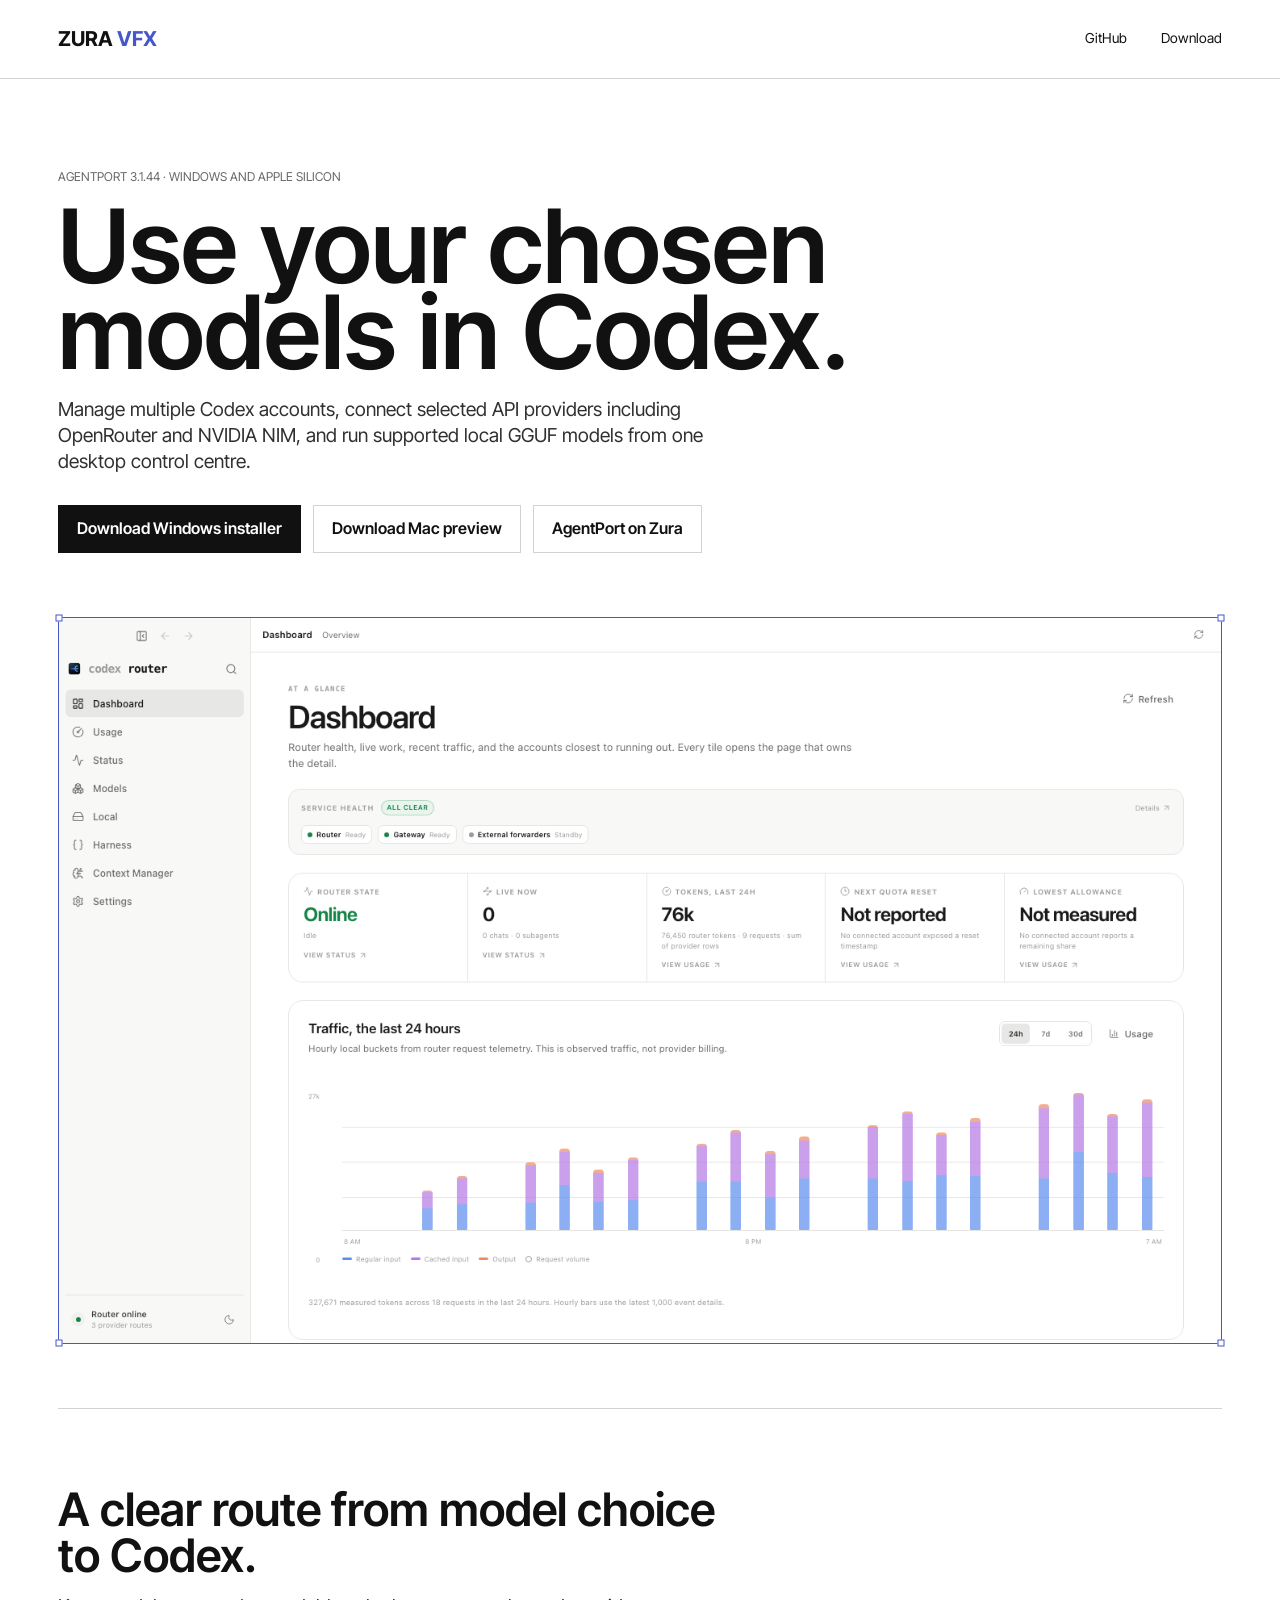
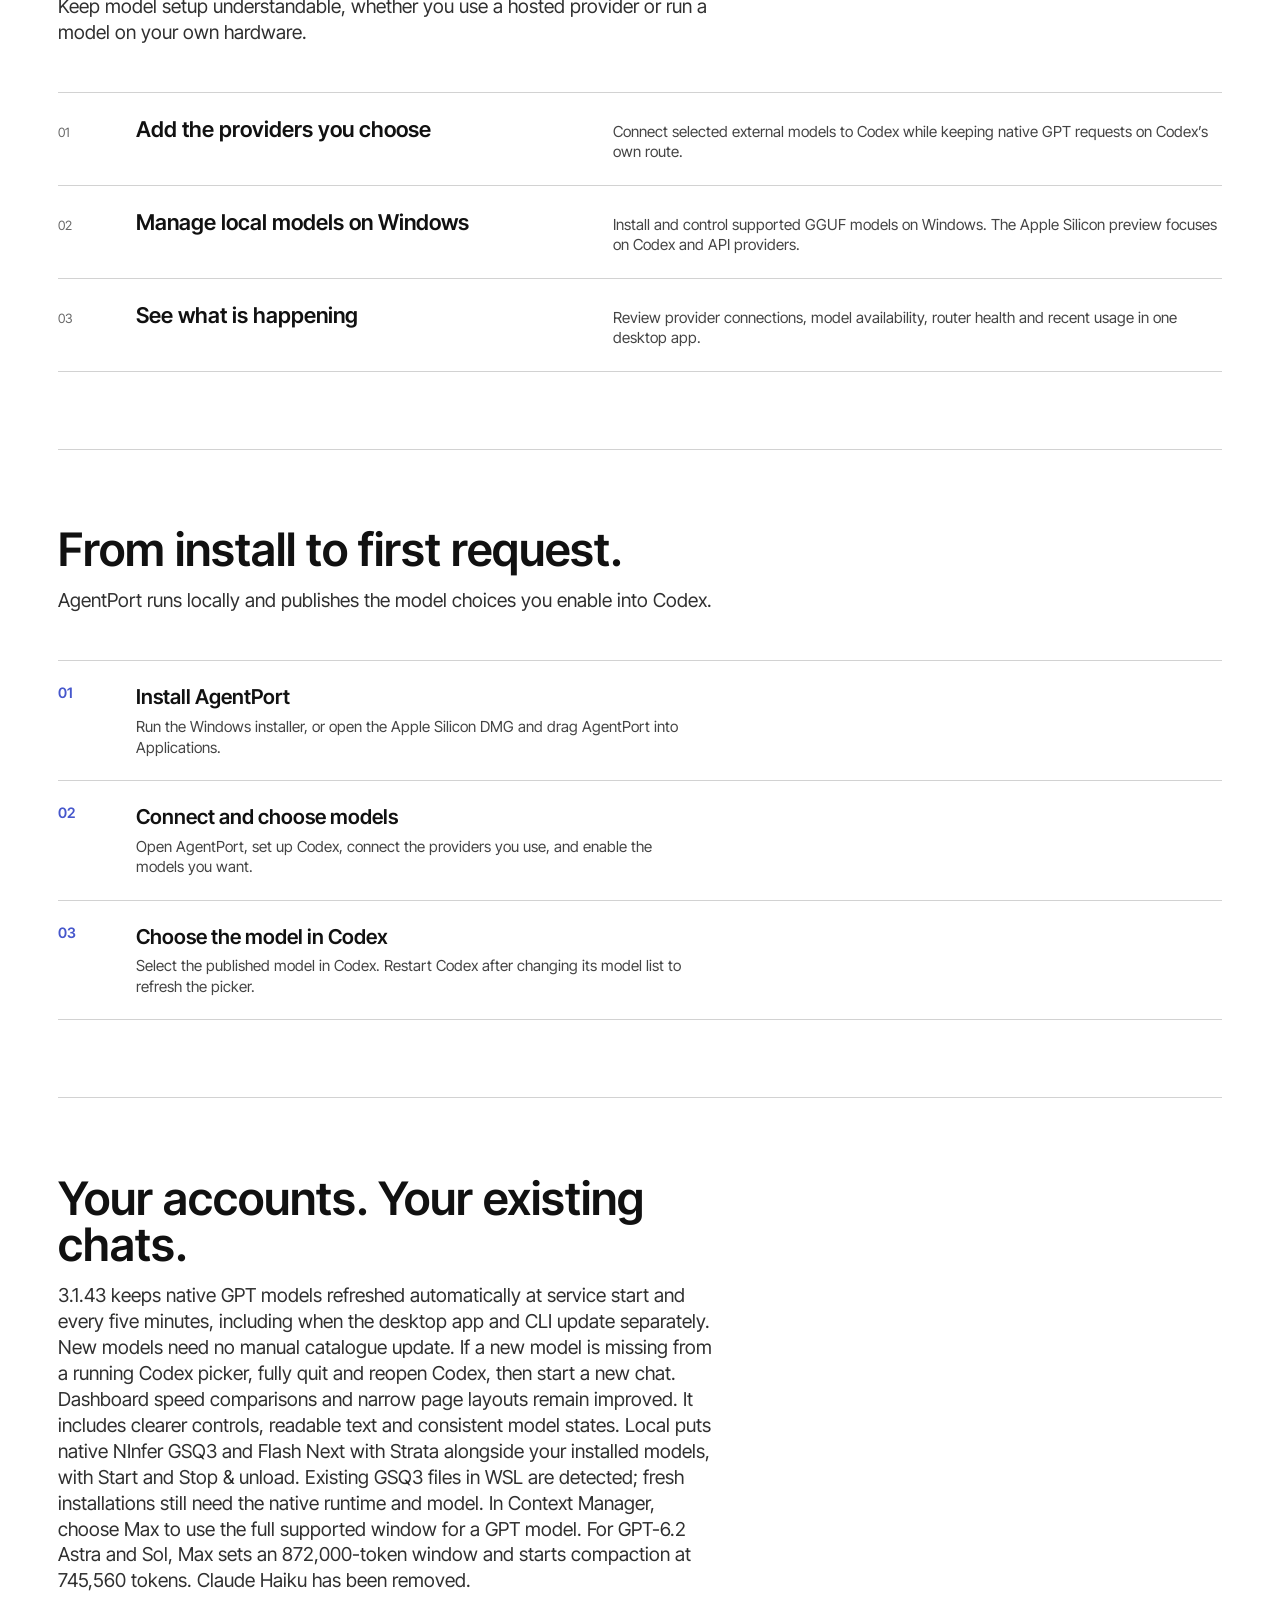
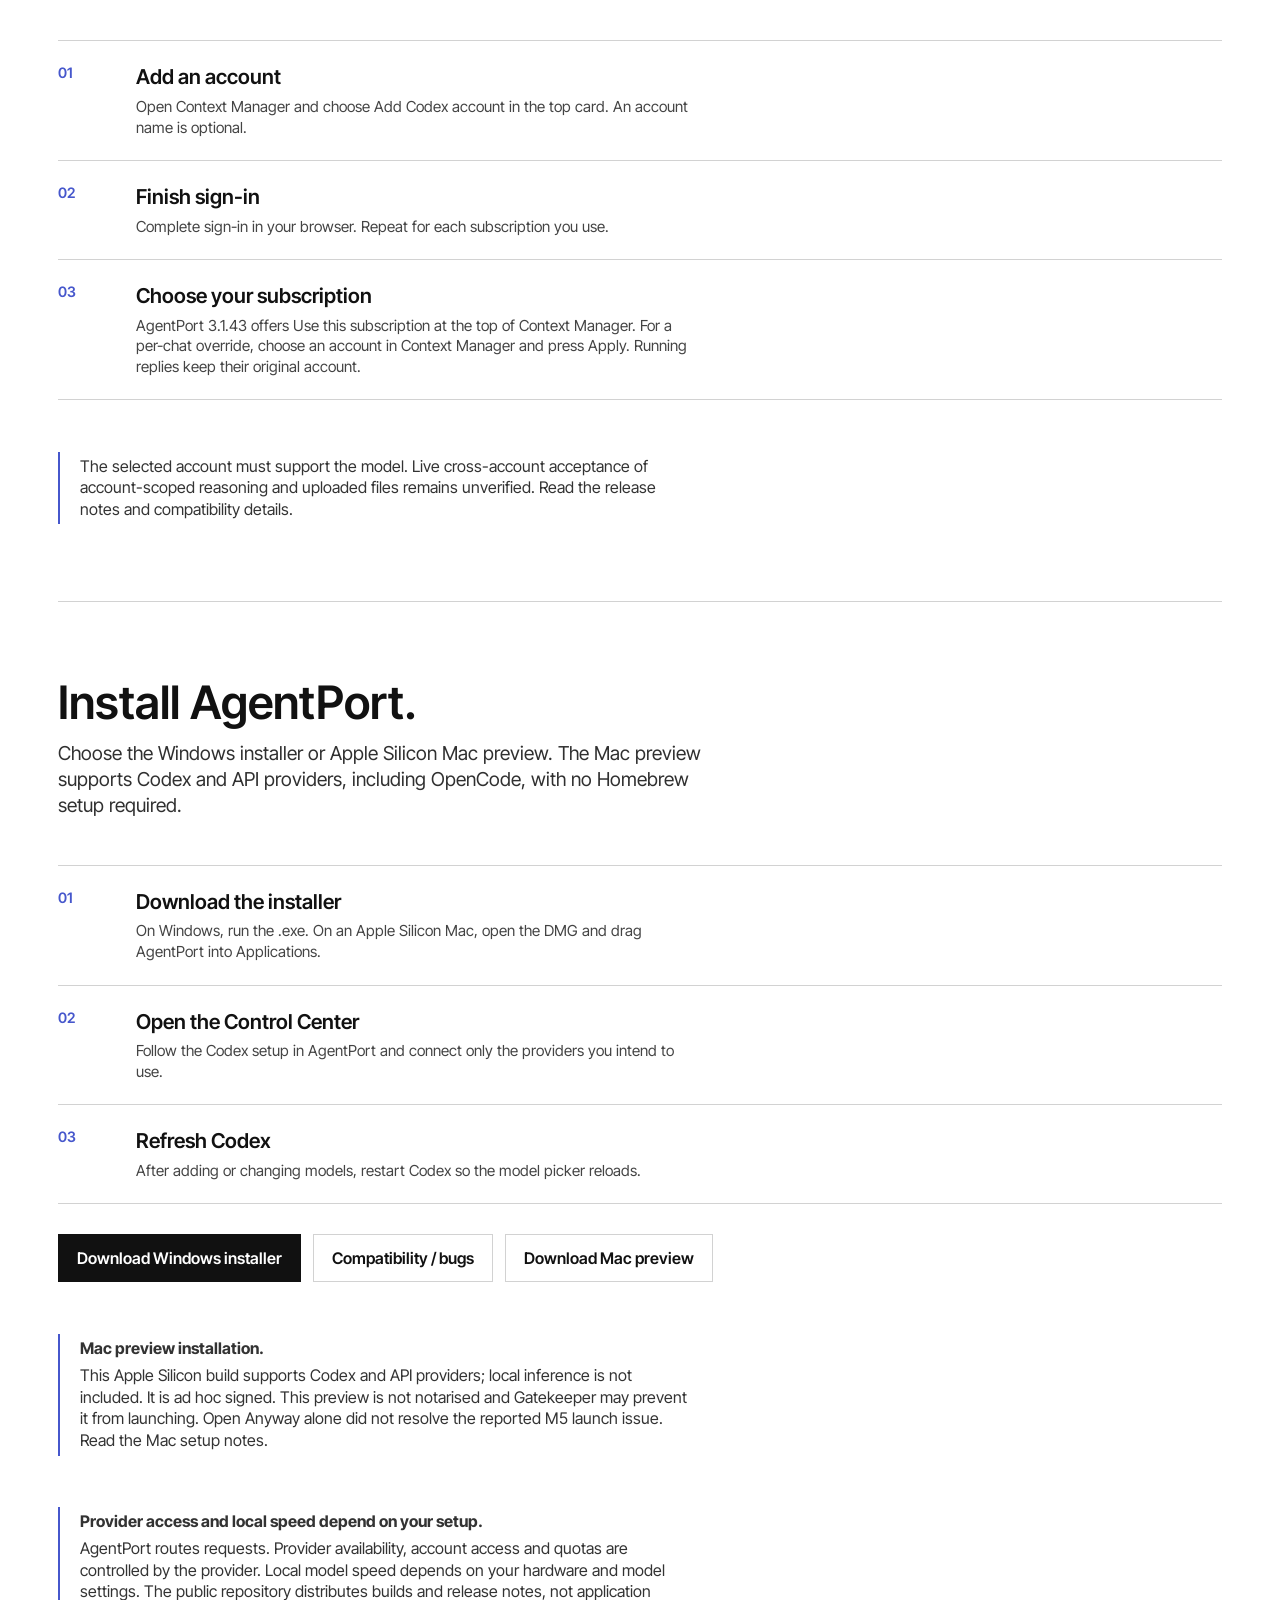
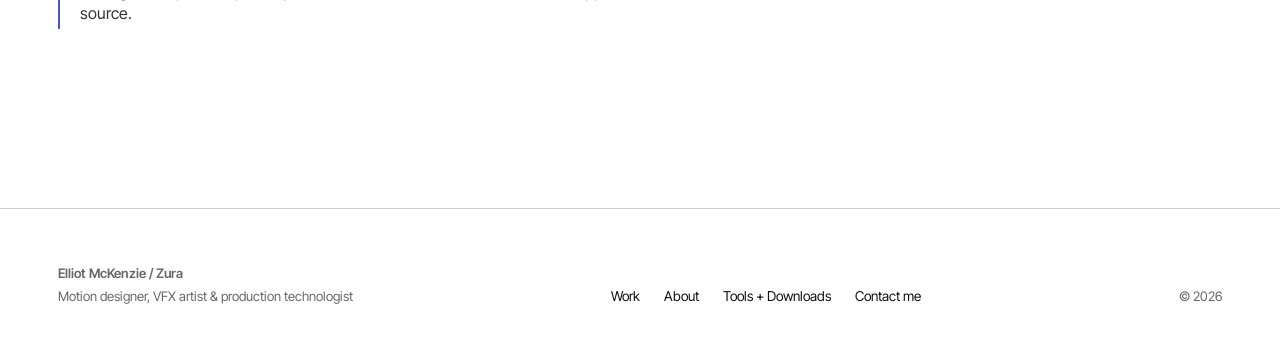
<file: docs/index.html>
<!doctype html>
<html lang="en">
<head>
<meta charset="utf-8">
<meta name="viewport" content="width=device-width, initial-scale=1">
<title>AgentPort | ZURA VFX</title>
<meta name="description" content="Connect Codex to selected API providers and local GGUF models with AgentPort, a local router and desktop control centre.">
<meta name="theme-color" content="#ffffff">
<meta property="og:title" content="AgentPort | ZURA VFX">
<meta property="og:description" content="Connect Codex to selected API providers and local GGUF models with AgentPort, a local router and desktop control centre.">
<meta property="og:type" content="website">
<link rel="canonical" href="https://zuravfx.com/products/agentport/">
<link rel="icon" type="image/png" href="./agentport-icon.png">
<link rel="preconnect" href="https://fonts.googleapis.com">
<link rel="preconnect" href="https://fonts.gstatic.com" crossorigin>
<link href="https://fonts.googleapis.com/css2?family=Inter+Tight:wght@400;500;600;700&display=swap" rel="stylesheet">
<script>if(!window.matchMedia("(prefers-reduced-motion: reduce)").matches){document.documentElement.classList.add("reveal-ready");}</script>
<style>
:root{
  --canvas:#ffffff; --ink:#111111; --muted:#686868;
  --well:#e8e8e8; --well-deep:#dedede; --line:#d2d2d2; --blue:#4657cc;
  --page-pad:clamp(18px,3vw,48px); --max:1240px; --header:78px;
}
*{box-sizing:border-box}
html{scroll-behavior:smooth;min-width:320px}
body{margin:0;background:var(--canvas);color:var(--ink);font-family:"Inter Tight",Inter,Arial,sans-serif;font-size:16px;line-height:1.35;letter-spacing:0;-webkit-font-smoothing:antialiased}
a{color:inherit;text-decoration:none}
img,video{max-width:100%;display:block}
figure{margin:0}
h1,h2,h3,p{margin:0}
h1,h2,h3,strong{font-weight:600}
::selection{background:var(--blue);color:#fff}
a:focus-visible,button:focus-visible{outline:2px solid var(--blue);outline-offset:4px}
.shell{width:min(100%,var(--max));margin-inline:auto;padding-inline:var(--page-pad)}

.skip-link{position:fixed;top:12px;left:12px;z-index:100;background:var(--ink);color:#fff;padding:10px 14px;transform:translateY(-160%);transition:transform .18s}
.skip-link:focus{transform:translateY(0)}

.site-header{position:sticky;top:0;z-index:50;background:#fffffff2;backdrop-filter:blur(14px);border-bottom:1px solid var(--line)}
.site-header__inner{display:flex;align-items:center;justify-content:space-between;gap:24px;height:var(--header);width:min(100%,var(--max));margin-inline:auto;padding-inline:var(--page-pad)}
.wordmark{font-weight:700;font-size:clamp(1.05rem,1.6vw,1.35rem);white-space:nowrap}
.wordmark span{color:var(--blue)}
.site-nav{display:flex;align-items:center;gap:clamp(18px,2.6vw,40px);font-size:.86rem}
.site-nav a{padding:6px 0;border-bottom:1px solid transparent;transition:color .16s,border-color .16s}
.site-nav a:hover{color:var(--blue);border-color:var(--blue)}

.intro{padding:clamp(56px,7vw,110px) 0 clamp(40px,5vw,72px)}
.kicker{color:var(--muted);text-transform:uppercase;font-size:.76rem}
.intro h1{margin:18px 0 0;font-size:clamp(3rem,8vw,7.5rem);line-height:.84;max-width:16ch}
.lede{margin-top:22px;max-width:60ch;color:#303030;font-size:clamp(1.02rem,1.5vw,1.3rem)}
.actions{display:flex;flex-wrap:wrap;gap:12px;margin-top:30px}
.btn{display:inline-flex;align-items:center;gap:10px;min-height:48px;padding:0 18px;border:1px solid var(--line);background:var(--canvas);font:inherit;font-weight:600;transition:border-color .16s,background-color .16s,color .16s}
.btn:hover{border-color:var(--blue);background:var(--well);color:var(--blue)}
.btn--primary{background:var(--ink);border-color:var(--ink);color:#fff}
.btn--primary:hover{background:#000;border-color:#000;color:#fff}

.media{margin-top:clamp(38px,5vw,64px)}
.mask-frame{position:relative;border:1.25px solid var(--blue);background:var(--well-deep);aspect-ratio:8/5}
.mask-frame img,.mask-frame video{width:100%;height:100%;object-fit:cover}
.mask-point{position:absolute;z-index:2;width:7px;height:7px;border:1px solid var(--blue);background:var(--canvas);transform:translate(-50%,-50%)}
.mask-point--tl{top:0;left:0}
.mask-point--tr{top:0;left:100%}
.mask-point--bl{top:100%;left:0}
.mask-point--br{top:100%;left:100%}

.band{border-top:1px solid var(--line);padding:clamp(46px,6vw,92px) 0}
.band h2{font-size:clamp(1.9rem,3.6vw,3.4rem);line-height:1;max-width:24ch}
.band .lede{margin-top:16px}

.rows,.steps{list-style:none;margin:clamp(28px,3.6vw,48px) 0 0;padding:0;border-top:1px solid var(--line)}
.rows li{display:grid;grid-template-columns:52px minmax(0,1fr) minmax(0,1.35fr);gap:clamp(14px,2vw,32px);align-items:baseline;padding:22px 0;border-bottom:1px solid var(--line)}
.rows .n{color:var(--muted);font-size:.8rem}
.rows .t{font-weight:600;font-size:clamp(1.05rem,1.7vw,1.5rem)}
.rows .d{color:#444;font-size:.95rem}

.steps{counter-reset:s}
.steps li{counter-increment:s;display:grid;grid-template-columns:52px minmax(0,1fr);gap:clamp(14px,2vw,32px);padding:22px 0;border-bottom:1px solid var(--line)}
.steps li::before{content:counter(s,decimal-leading-zero);color:var(--blue);font-weight:600;font-size:.9rem}
.steps .t{font-weight:600;font-size:clamp(1.02rem,1.6vw,1.35rem)}
.steps .d{color:#444;font-size:.95rem;margin-top:6px;max-width:62ch}

.note{margin-top:clamp(30px,4vw,54px);border-left:2px solid var(--blue);padding:4px 0 4px 20px;max-width:70ch;color:#333}
.note b{display:block;margin-bottom:6px}

.site-footer{border-top:1px solid var(--line);margin-top:clamp(60px,8vw,120px)}
.site-footer__inner{width:min(100%,var(--max));margin-inline:auto;padding:clamp(34px,4vw,52px) var(--page-pad);display:flex;flex-wrap:wrap;gap:20px 40px;justify-content:space-between;align-items:flex-end}
.site-footer__name{font-weight:600;color:var(--ink)}
.site-footer p{color:var(--muted);font-size:.82rem;margin-top:5px}
.site-footer nav{display:flex;flex-wrap:wrap;gap:24px;font-size:.85rem}
.site-footer nav a:hover{color:var(--blue)}

.reveal-ready [data-reveal]{transform:translateY(14px);transition:transform .7s cubic-bezier(.22,1,.36,1)}
.reveal-ready [data-reveal].is-visible{transform:none}

@media (max-width:820px){
  :root{--header:62px}
  .site-nav{gap:16px;font-size:.8rem}
  .rows li{grid-template-columns:34px minmax(0,1fr);gap:8px 16px}
  .rows .d{grid-column:2}
  .steps li{grid-template-columns:34px minmax(0,1fr);gap:8px 16px}
}
@media (max-width:470px){
  .site-nav a:not(:last-child){display:none}
}
@media (prefers-reduced-motion:reduce){
  html{scroll-behavior:auto}
  .reveal-ready [data-reveal]{transform:none;transition:none}
}
</style>
</head>
<body>
<a class="skip-link" href="#main">Skip to content</a>

<header class="site-header">
  <div class="site-header__inner">
    <a class="wordmark" href="https://zuravfx.com" aria-label="ZURA VFX, home">ZURA <span>VFX</span></a>
    <nav class="site-nav" aria-label="Page navigation">
      <a href="https://github.com/ZURAVFX/AgentPort">GitHub</a>
      <a href="#install">Download</a>
    </nav>
  </div>
</header>

<main id="main">
  <div class="shell">

    <section class="intro">
      <p class="kicker">AgentPort 3.1.44 · Windows and Apple Silicon</p>
      <h1>Use your chosen models in Codex.</h1>
      <p class="lede">Manage multiple Codex accounts, connect selected API providers including OpenRouter and NVIDIA NIM, and run supported local GGUF models from one desktop control centre.</p>
      <div class="actions">
        <a class="btn btn--primary" href="https://github.com/ZURAVFX/AgentPort/releases/download/v3.1.44/agentport-3.1.44-windows-x64.exe">Download Windows installer</a>
        <a class="btn" href="https://github.com/ZURAVFX/AgentPort/releases/download/v3.1.44/agentport-3.1.44-macos-arm64.dmg">Download Mac preview</a>
        <a class="btn" href="https://zuravfx.com/products/agentport/">AgentPort on Zura</a>
      </div>
      <figure class="media mask-frame" data-reveal>
        <img src="./agentport-control-center.png" alt="AgentPort Control Center showing router health and recent model usage">
        <span class="mask-point mask-point--tl"></span>
        <span class="mask-point mask-point--tr"></span>
        <span class="mask-point mask-point--bl"></span>
        <span class="mask-point mask-point--br"></span>
      </figure>
    </section>

    <section class="band">
      <h2>A clear route from model choice to Codex.</h2>
      <p class="lede">Keep model setup understandable, whether you use a hosted provider or run a model on your own hardware.</p>
      <ul class="rows" data-reveal>
        <li><span class="n">01</span><span class="t">Add the providers you choose</span><span class="d">Connect selected external models to Codex while keeping native GPT requests on Codex’s own route.</span></li>
        <li><span class="n">02</span><span class="t">Manage local models on Windows</span><span class="d">Install and control supported GGUF models on Windows. The Apple Silicon preview focuses on Codex and API providers.</span></li>
        <li><span class="n">03</span><span class="t">See what is happening</span><span class="d">Review provider connections, model availability, router health and recent usage in one desktop app.</span></li>
      </ul>
    </section>

    <section class="band">
      <h2>From install to first request.</h2>
      <p class="lede">AgentPort runs locally and publishes the model choices you enable into Codex.</p>
      <ol class="steps" data-reveal>
        <li><div><span class="t">Install AgentPort</span><p class="d">Run the Windows installer, or open the Apple Silicon DMG and drag AgentPort into Applications.</p></div></li>
        <li><div><span class="t">Connect and choose models</span><p class="d">Open AgentPort, set up Codex, connect the providers you use, and enable the models you want.</p></div></li>
        <li><div><span class="t">Choose the model in Codex</span><p class="d">Select the published model in Codex. Restart Codex after changing its model list to refresh the picker.</p></div></li>
      </ol>
    </section>

    <section class="band" id="codex-accounts">
      <h2>Your accounts. Your existing chats.</h2>
      <p class="lede">3.1.43 keeps native GPT models refreshed automatically at service start and every five minutes, including when the desktop app and CLI update separately. New models need no manual catalogue update. If a new model is missing from a running Codex picker, fully quit and reopen Codex, then start a new chat. Dashboard speed comparisons and narrow page layouts remain improved. It includes clearer controls, readable text and consistent model states. Local puts native NInfer GSQ3 and Flash Next with Strata alongside your installed models, with Start and Stop &amp; unload. Existing GSQ3 files in WSL are detected; fresh installations still need the native runtime and model. In Context Manager, choose Max to use the full supported window for a GPT model. For GPT-6.2 Astra and Sol, Max sets an 872,000-token window and starts compaction at 745,560 tokens. Claude Haiku has been removed.</p>
      <ol class="steps" data-reveal>
        <li><div><span class="t">Add an account</span><p class="d">Open Context Manager and choose Add Codex account in the top card. An account name is optional.</p></div></li>
        <li><div><span class="t">Finish sign-in</span><p class="d">Complete sign-in in your browser. Repeat for each subscription you use.</p></div></li>
        <li><div><span class="t">Choose your subscription</span><p class="d">AgentPort 3.1.43 offers Use this subscription at the top of Context Manager. For a per-chat override, choose an account in Context Manager and press Apply. Running replies keep their original account.</p></div></li>
      </ol>
      <p class="note">The selected account must support the model. Live cross-account acceptance of account-scoped reasoning and uploaded files remains unverified. <a href="https://github.com/ZURAVFX/AgentPort/releases/tag/v3.1.44">Read the release notes and compatibility details.</a></p>
    </section>
    <section class="band" id="install">
      <h2>Install AgentPort.</h2>
      <p class="lede">Choose the Windows installer or Apple Silicon Mac preview. The Mac preview supports Codex and API providers, including OpenCode, with no Homebrew setup required.</p>
      <ol class="steps" data-reveal>
        <li><div><span class="t">Download the installer</span><p class="d">On Windows, run the .exe. On an Apple Silicon Mac, open the DMG and drag AgentPort into Applications.</p></div></li>
        <li><div><span class="t">Open the Control Center</span><p class="d">Follow the Codex setup in AgentPort and connect only the providers you intend to use.</p></div></li>
        <li><div><span class="t">Refresh Codex</span><p class="d">After adding or changing models, restart Codex so the model picker reloads.</p></div></li>
      </ol>
      <div class="actions">
        <a class="btn btn--primary" href="https://github.com/ZURAVFX/AgentPort/releases/download/v3.1.44/agentport-3.1.44-windows-x64.exe">Download Windows installer</a>
        <a class="btn" href="https://github.com/ZURAVFX/AgentPort/issues/new/choose">Compatibility / bugs</a>
        <a class="btn" href="https://github.com/ZURAVFX/AgentPort/releases/download/v3.1.44/agentport-3.1.44-macos-arm64.dmg">Download Mac preview</a>
      </div>
      <div class="note">
        <b>Mac preview installation.</b>
        This Apple Silicon build supports Codex and API providers; local inference is not included. It is ad hoc signed. This preview is not notarised and Gatekeeper may prevent it from launching. Open Anyway alone did not resolve the reported M5 launch issue. <a href="https://github.com/ZURAVFX/AgentPort/blob/main/release-notes/v3.1.22.md">Read the Mac setup notes.</a>
      </div>
      <div class="note">
        <b>Provider access and local speed depend on your setup.</b>
        AgentPort routes requests. Provider availability, account access and quotas are controlled by the provider. Local model speed depends on your hardware and model settings. The public repository distributes builds and release notes, not application source.
      </div>
    </section>

  </div>
</main>

<footer class="site-footer">
  <div class="site-footer__inner">
    <div>
      <p class="site-footer__name">Elliot McKenzie / Zura</p>
      <p>Motion designer, VFX artist &amp; production technologist</p>
    </div>
    <nav aria-label="Footer navigation">
      <a href="https://zuravfx.com/work/">Work</a>
      <a href="https://zuravfx.com/about/">About</a>
      <a href="https://zuravfx.com/products/">Tools + Downloads</a>
      <a href="https://zuravfx.com/contact/">Contact me</a>
    </nav>
    <p>© 2026</p>
  </div>
</footer>

<script>
  if (document.documentElement.classList.contains("reveal-ready")) {
    const observer = new IntersectionObserver((entries) => {
      entries.forEach((entry) => {
        if (entry.isIntersecting) {
          entry.target.classList.add("is-visible");
          observer.unobserve(entry.target);
        }
      });
    }, { threshold: 0.08, rootMargin: "0px 0px -5% 0px" });
    document.querySelectorAll("[data-reveal]").forEach((el) => observer.observe(el));
  }
</script>
</body>
</html>
</file>
